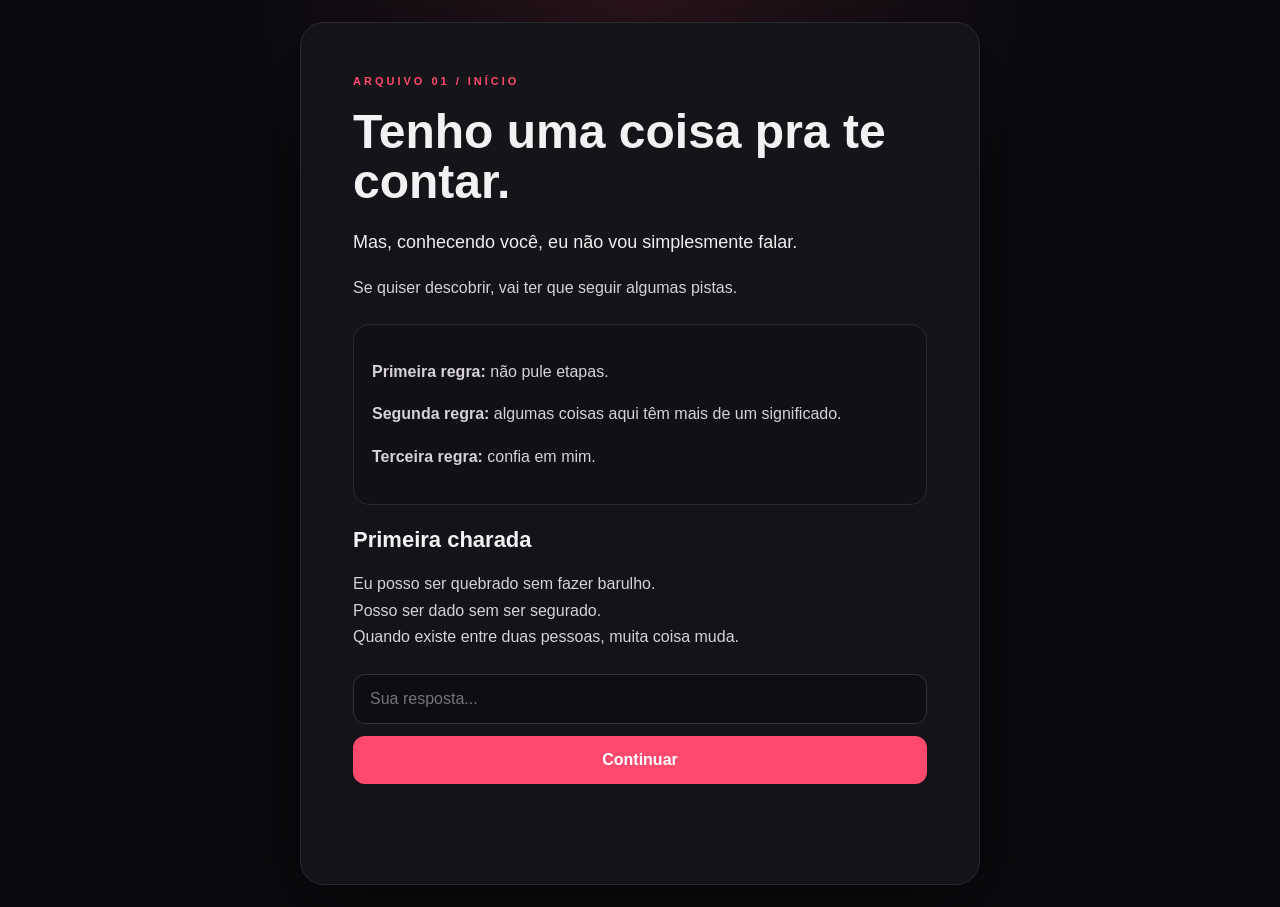
<file: index.html>
<!DOCTYPE html>
<html lang="pt-BR">
<head>
<meta charset="UTF-8">
<meta name="viewport" content="width=device-width, initial-scale=1.0">
<title>Uma coisa que eu nunca te contei</title>
<link rel="stylesheet" href="style.css">
</head>
<body>
<main class="card">
  <div class="eyebrow">ARQUIVO 01 / INÍCIO</div>
  <h1>Tenho uma coisa pra te contar.</h1>
  <p class="lead">Mas, conhecendo você, eu não vou simplesmente falar.</p>
  <p>Se quiser descobrir, vai ter que seguir algumas pistas.</p>

  <div class="box">
    <p><strong>Primeira regra:</strong> não pule etapas.</p>
    <p><strong>Segunda regra:</strong> algumas coisas aqui têm mais de um significado.</p>
    <p><strong>Terceira regra:</strong> confia em mim.</p>
  </div>

  <h2>Primeira charada</h2>
  <p>Eu posso ser quebrado sem fazer barulho.<br>
  Posso ser dado sem ser segurado.<br>
  Quando existe entre duas pessoas, muita coisa muda.</p>

  <input id="answer" placeholder="Sua resposta..." autocomplete="off">
  <button onclick="check()">Continuar</button>
  <p id="msg" class="msg"></p>
</main>
<script>
function check(){
  const a=document.getElementById('answer').value.trim().toLowerCase();
  const ok=['segredo','um segredo'];
  if(ok.includes(a)){
    location.href='02.html';
  }else{
    document.getElementById('msg').textContent='Não é essa. Pensa no que pode ser quebrado e também pode existir entre duas pessoas.';
  }
}
</script>
</body>
</html>
</file>
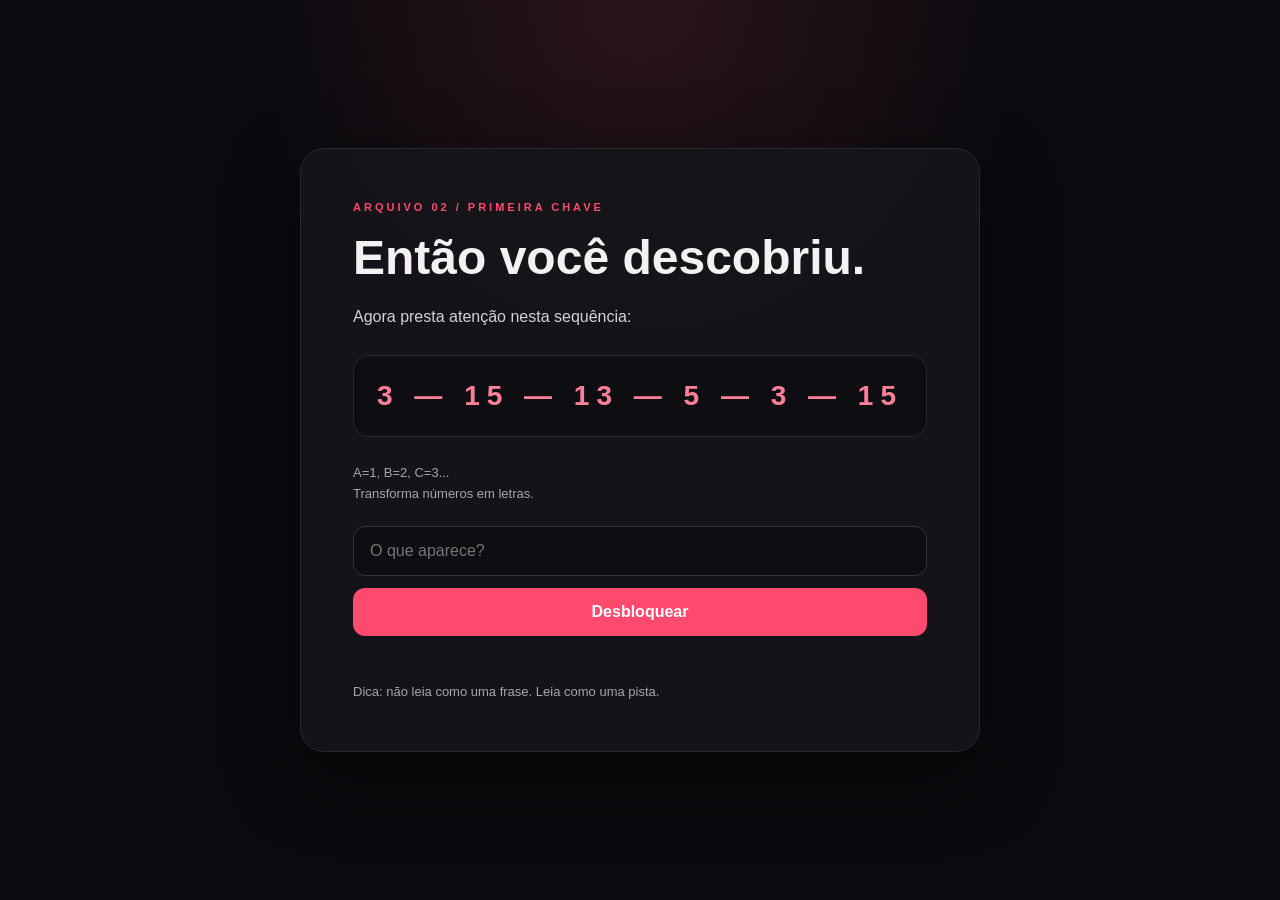
<file: 02.html>
<!DOCTYPE html>
<html lang="pt-BR">
<head>
<meta charset="UTF-8">
<meta name="viewport" content="width=device-width, initial-scale=1.0">
<title>Arquivo 02</title>
<link rel="stylesheet" href="style.css">
</head>
<body>
<main class="card">
<div class="eyebrow">ARQUIVO 02 / PRIMEIRA CHAVE</div>
<h1>Então você descobriu.</h1>
<p>Agora presta atenção nesta sequência:</p>

<div class="code">3 — 15 — 13 — 5 — 3 — 15</div>

<p class="hint">A=1, B=2, C=3...<br>
Transforma números em letras.</p>

<input id="answer" placeholder="O que aparece?" autocomplete="off">
<button onclick="check()">Desbloquear</button>
<p id="msg" class="msg"></p>

<div class="tiny">Dica: não leia como uma frase. Leia como uma pista.</div>
</main>
<script>
function check(){
  const a=document.getElementById('answer').value.trim().toLowerCase().replace(/\s/g,'');
  if(a==='começo'||a==='comeco'){
    location.href='03.html';
  }else{
    document.getElementById('msg').textContent='Ainda não. 3=C, 15=O...';
  }
}
</script>
</body>
</html>
</file>
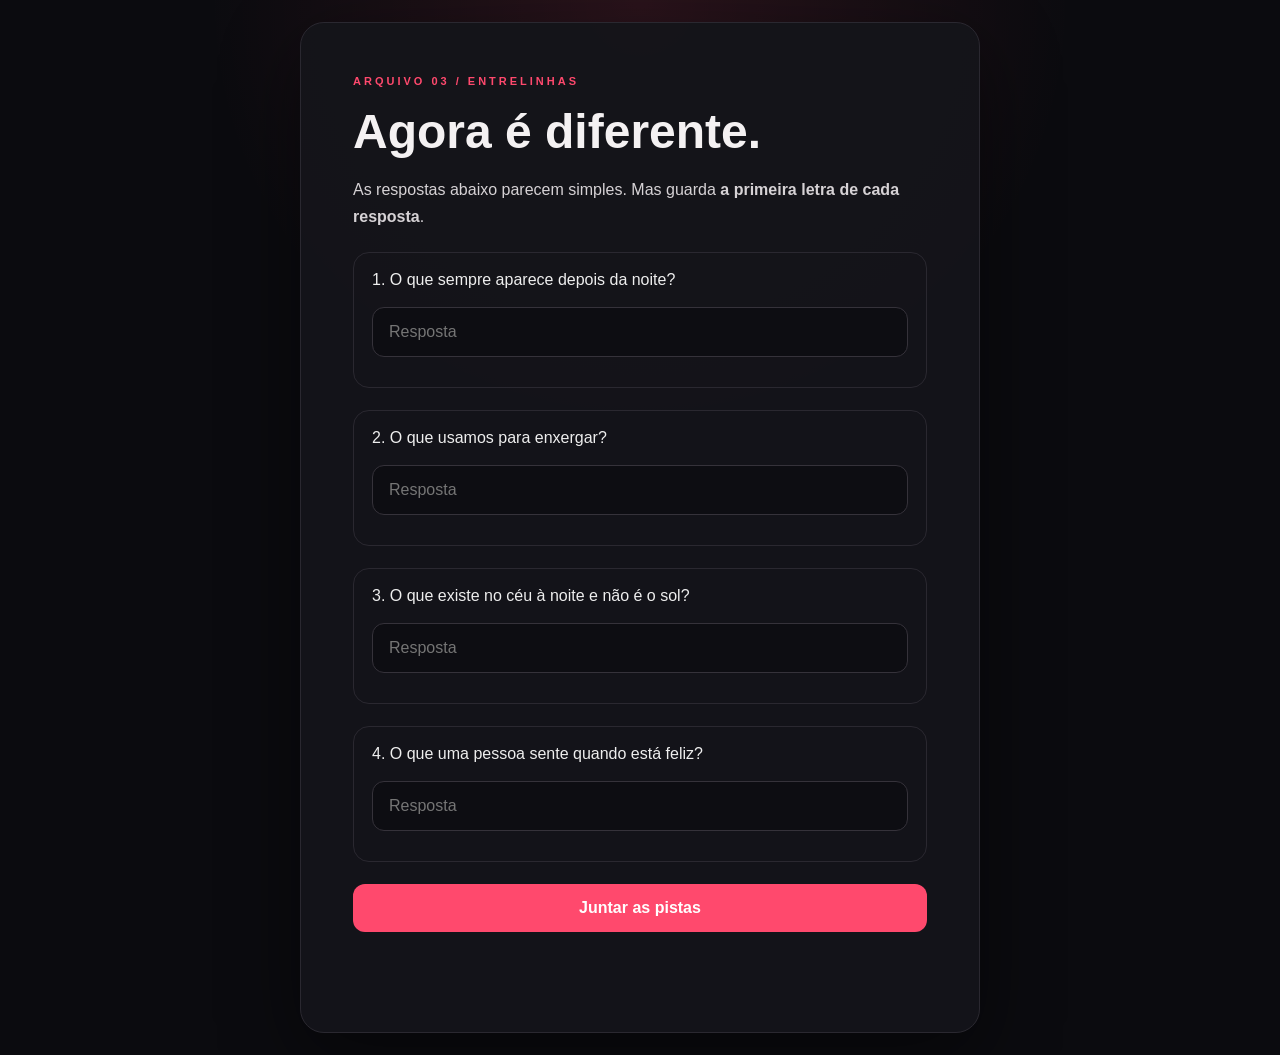
<file: 03.html>
<!DOCTYPE html>
<html lang="pt-BR">
<head>
<meta charset="UTF-8">
<meta name="viewport" content="width=device-width, initial-scale=1.0">
<title>Arquivo 03</title>
<link rel="stylesheet" href="style.css">
</head>
<body>
<main class="card">
<div class="eyebrow">ARQUIVO 03 / ENTRELINHAS</div>
<h1>Agora é diferente.</h1>
<p>As respostas abaixo parecem simples. Mas guarda <strong>a primeira letra de cada resposta</strong>.</p>

<div class="question">
  <label>1. O que sempre aparece depois da noite?</label>
  <input id="q1" placeholder="Resposta">
</div>
<div class="question">
  <label>2. O que usamos para enxergar?</label>
  <input id="q2" placeholder="Resposta">
</div>
<div class="question">
  <label>3. O que existe no céu à noite e não é o sol?</label>
  <input id="q3" placeholder="Resposta">
</div>
<div class="question">
  <label>4. O que uma pessoa sente quando está feliz?</label>
  <input id="q4" placeholder="Resposta">
</div>

<button onclick="check()">Juntar as pistas</button>
<p id="msg" class="msg"></p>
</main>
<script>
function norm(x){return x.trim().toLowerCase();}
function check(){
  const a=norm(document.getElementById('q1').value);
  const b=norm(document.getElementById('q2').value);
  const c=norm(document.getElementById('q3').value);
  const d=norm(document.getElementById('q4').value);
  const goodA=['dia','amanhecer','manhã','manha'];
  const goodB=['olhos','óculos','oculos'];
  const goodC=['lua','estrela','estrelas'];
  const goodD=['alegria','amor','felicidade','feliz'];
  if(goodA.includes(a)&&goodB.includes(b)&&goodC.includes(c)&&goodD.includes(d)){
    location.href='04.html';
  }else{
    document.getElementById('msg').textContent='Alguma resposta não encaixou. As respostas podem variar, mas pense no sentido das perguntas.';
  }
}
</script>
</body>
</html>
</file>
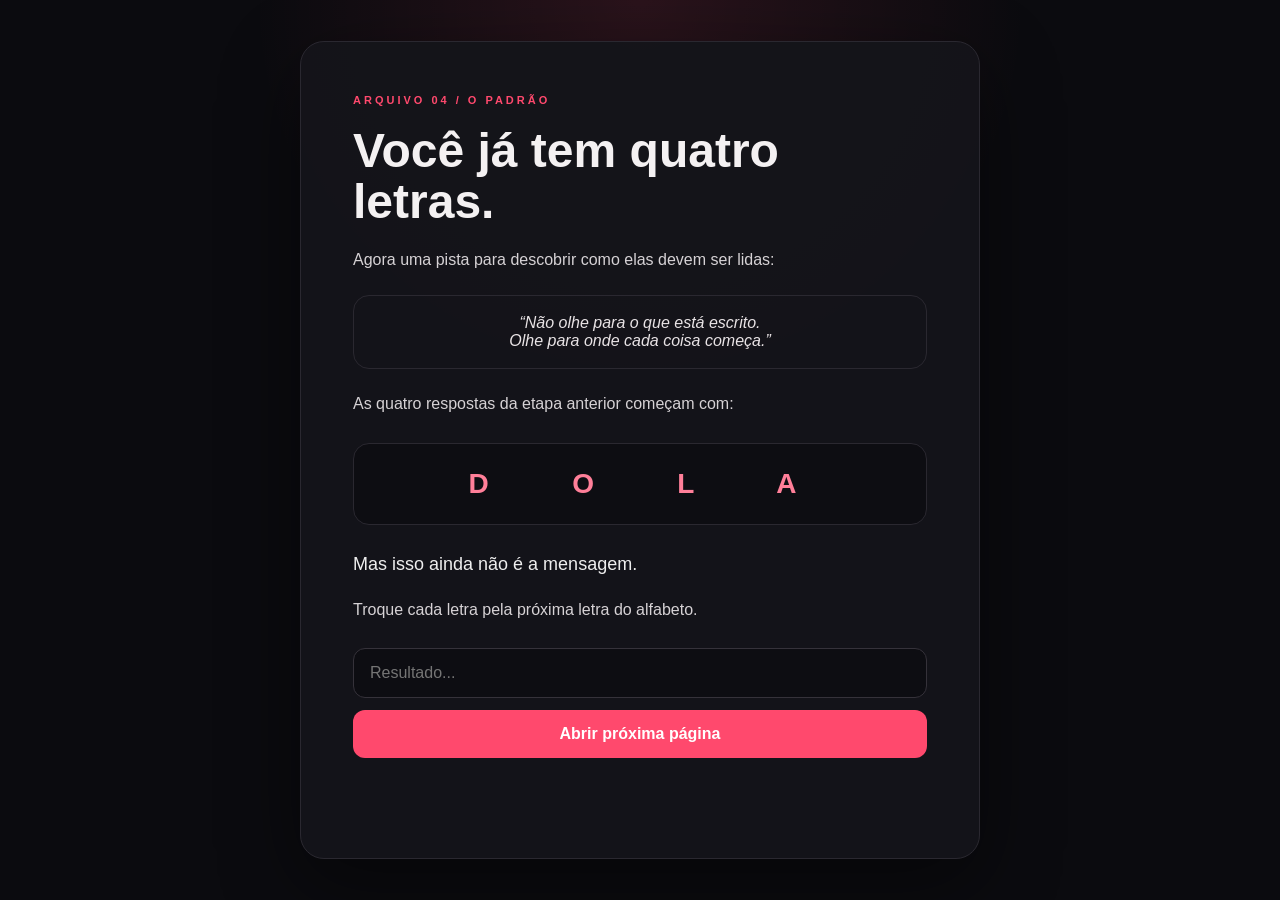
<file: 04.html>
<!DOCTYPE html>
<html lang="pt-BR">
<head>
<meta charset="UTF-8">
<meta name="viewport" content="width=device-width, initial-scale=1.0">
<title>Arquivo 04</title>
<link rel="stylesheet" href="style.css">
</head>
<body>
<main class="card">
<div class="eyebrow">ARQUIVO 04 / O PADRÃO</div>
<h1>Você já tem quatro letras.</h1>
<p>Agora uma pista para descobrir como elas devem ser lidas:</p>

<div class="riddle">
“Não olhe para o que está escrito.<br>
Olhe para onde cada coisa começa.”
</div>

<p>As quatro respostas da etapa anterior começam com:</p>

<div class="letters">D &nbsp; O &nbsp; L &nbsp; A</div>

<p class="lead">Mas isso ainda não é a mensagem.</p>
<p>Troque cada letra pela próxima letra do alfabeto.</p>

<input id="answer" placeholder="Resultado..." autocomplete="off">
<button onclick="check()">Abrir próxima página</button>
<p id="msg" class="msg"></p>
</main>
<script>
function check(){
  const a=document.getElementById('answer').value.trim().toLowerCase().replace(/\s/g,'');
  if(a==='epmb'){
    location.href='05.html';
  }else{
    document.getElementById('msg').textContent='D vira E. O vira P. L vira M. A vira B.';
  }
}
</script>
</body>
</html>
</file>
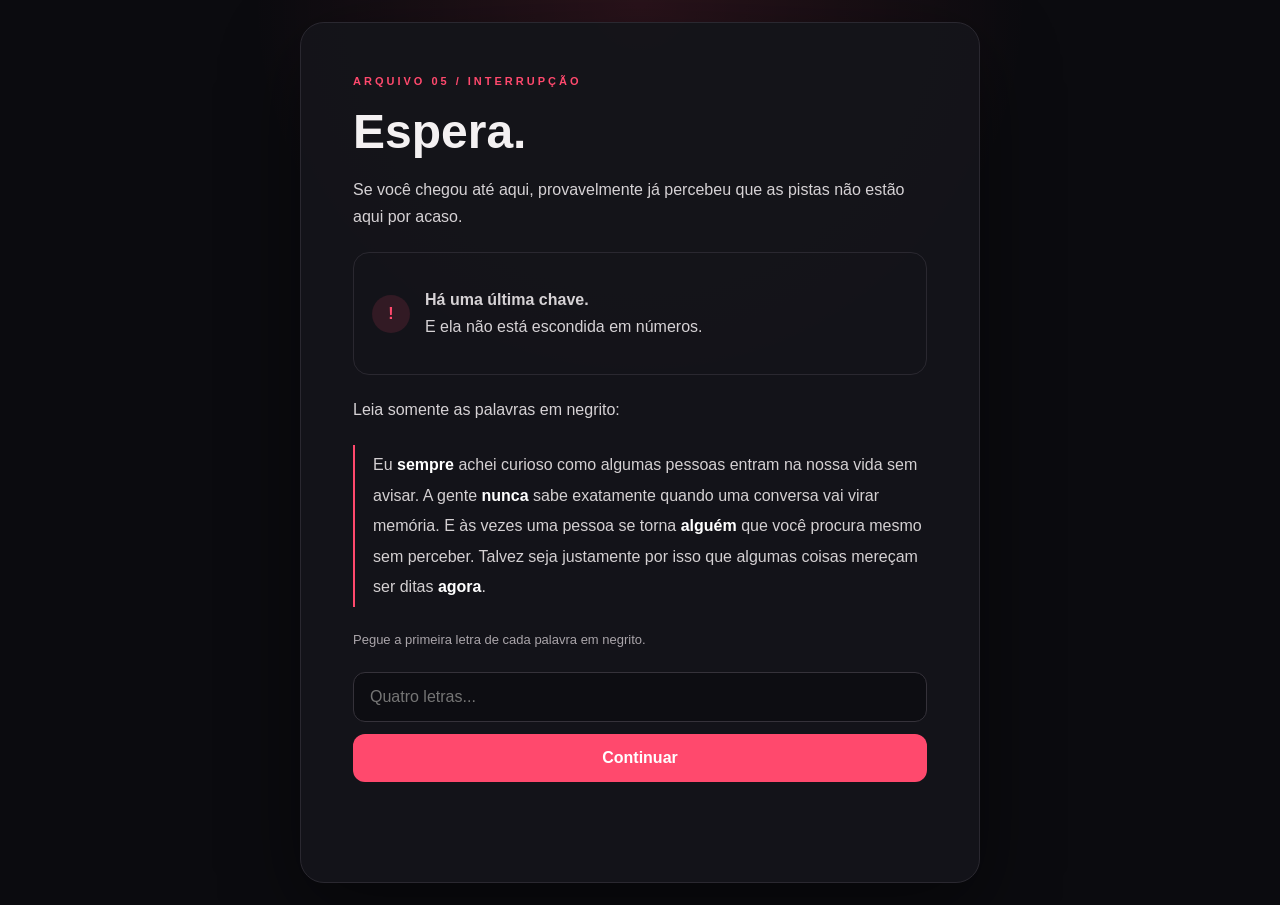
<file: 05.html>
<!DOCTYPE html>
<html lang="pt-BR">
<head>
<meta charset="UTF-8">
<meta name="viewport" content="width=device-width, initial-scale=1.0">
<title>Arquivo 05</title>
<link rel="stylesheet" href="style.css">
</head>
<body>
<main class="card">
<div class="eyebrow">ARQUIVO 05 / INTERRUPÇÃO</div>
<h1>Espera.</h1>
<p>Se você chegou até aqui, provavelmente já percebeu que as pistas não estão aqui por acaso.</p>

<div class="warning">
  <span>!</span>
  <p><strong>Há uma última chave.</strong><br>
  E ela não está escondida em números.</p>
</div>

<p>Leia somente as palavras em negrito:</p>

<div class="text">
  Eu <strong>sempre</strong> achei curioso como algumas pessoas entram na nossa vida
  sem avisar. A gente <strong>nunca</strong> sabe exatamente quando uma conversa
  vai virar memória. E às vezes uma pessoa se torna <strong>alguém</strong>
  que você procura mesmo sem perceber. Talvez seja justamente por isso que
  algumas coisas mereçam ser ditas <strong>agora</strong>.
</div>

<p class="hint">Pegue a primeira letra de cada palavra em negrito.</p>

<input id="answer" placeholder="Quatro letras..." autocomplete="off">
<button onclick="check()">Continuar</button>
<p id="msg" class="msg"></p>
</main>
<script>
function check(){
  const a=document.getElementById('answer').value.trim().toLowerCase();
  if(a==='snaa'){
    location.href='06.html';
  }else{
    document.getElementById('msg').textContent='As quatro palavras destacadas começam com S, N, A, A.';
  }
}
</script>
</body>
</html>
</file>
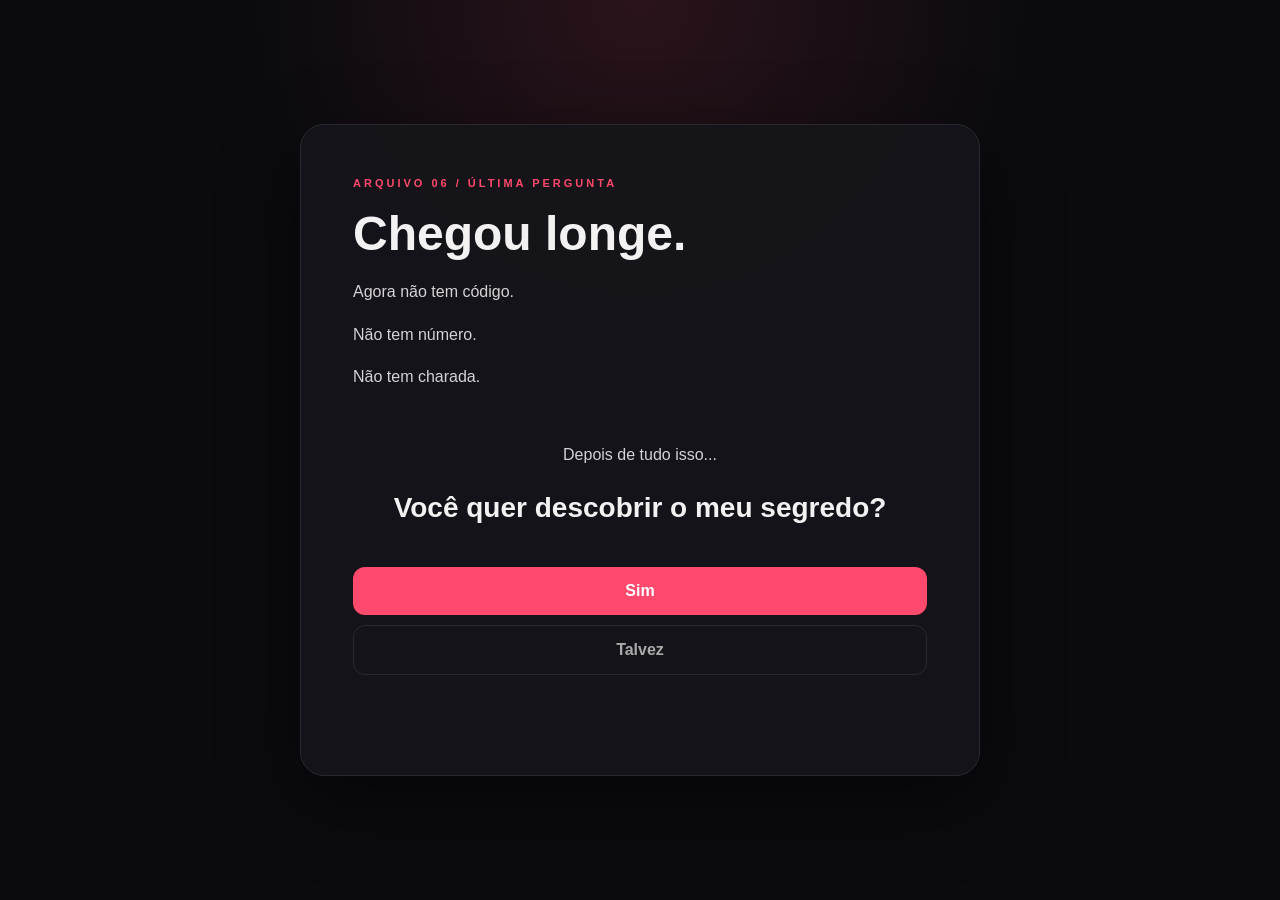
<file: 06.html>
<!DOCTYPE html>
<html lang="pt-BR">
<head>
<meta charset="UTF-8">
<meta name="viewport" content="width=device-width, initial-scale=1.0">
<title>Arquivo 06</title>
<link rel="stylesheet" href="style.css">
</head>
<body>
<main class="card">
<div class="eyebrow">ARQUIVO 06 / ÚLTIMA PERGUNTA</div>
<h1>Chegou longe.</h1>
<p>Agora não tem código.</p>
<p>Não tem número.</p>
<p>Não tem charada.</p>

<div class="big-question">
  <p>Depois de tudo isso...</p>
  <h2>Você quer descobrir o meu segredo?</h2>
</div>

<div class="buttons">
  <button onclick="yes()">Sim</button>
  <button class="ghost" onclick="maybe()">Talvez</button>
</div>

<p id="msg" class="msg"></p>
</main>
<script>
function yes(){
  location.href='07.html';
}
function maybe(){
  document.getElementById('msg').textContent='Você já chegou até aqui. Agora vai até o fim.';
}
</script>
</body>
</html>
</file>
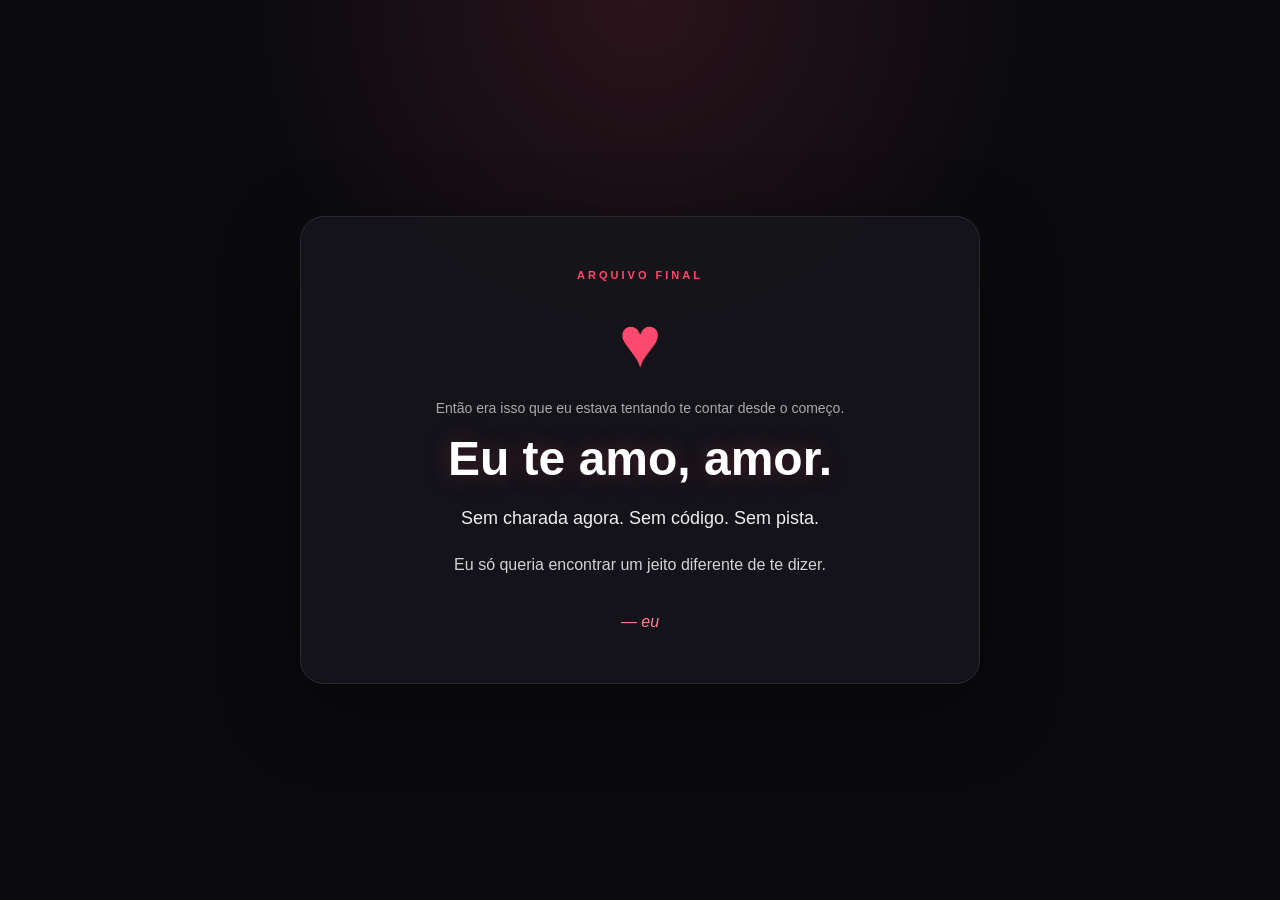
<file: 07.html>
<!DOCTYPE html>
<html lang="pt-BR">
<head>
<meta charset="UTF-8">
<meta name="viewport" content="width=device-width, initial-scale=1.0">
<title>O segredo</title>
<link rel="stylesheet" href="style.css">
</head>
<body class="final">
<main class="card final-card">
<div class="eyebrow">ARQUIVO FINAL</div>
<div class="heart">♥</div>
<p class="small">Então era isso que eu estava tentando te contar desde o começo.</p>
<h1>Eu te amo, amor.</h1>
<p class="lead">Sem charada agora. Sem código. Sem pista.</p>
<p>Eu só queria encontrar um jeito diferente de te dizer.</p>
<div class="signature">— eu</div>
</main>
</body>
</html>
</file>
<file: style.css>
*{box-sizing:border-box}
:root{
  --bg:#0b0b0f;
  --card:#14141a;
  --text:#f4f1f2;
  --muted:#aaa5aa;
  --accent:#ff496d;
  --accent2:#ff7f99;
  --line:#2a2830;
}
body{
  margin:0;
  min-height:100vh;
  background:
    radial-gradient(circle at 50% 0%,rgba(255,73,109,.13),transparent 35%),
    var(--bg);
  color:var(--text);
  font-family:Arial,Helvetica,sans-serif;
  display:flex;
  justify-content:center;
  align-items:center;
  padding:22px;
}
.card{
  width:min(680px,100%);
  background:rgba(20,20,26,.96);
  border:1px solid var(--line);
  border-radius:24px;
  padding:clamp(25px,6vw,52px);
  box-shadow:0 25px 80px rgba(0,0,0,.45);
}
.eyebrow{
  color:var(--accent);
  font-size:11px;
  letter-spacing:3px;
  font-weight:700;
  margin-bottom:20px;
}
h1{
  font-size:clamp(30px,7vw,48px);
  line-height:1.05;
  margin:0 0 20px;
}
h2{font-size:22px}
p{line-height:1.65;color:#d6d2d5}
.lead{font-size:18px;color:#eee}
.box,.riddle,.warning,.question{
  border:1px solid var(--line);
  border-radius:16px;
  padding:18px;
  margin:22px 0;
}
.box{background:#101015}
.riddle{
  text-align:center;
  font-style:italic;
  color:#e8e3e5;
}
.warning{
  display:flex;
  gap:15px;
  align-items:center;
}
.warning span{
  width:38px;height:38px;border-radius:50%;
  display:grid;place-items:center;
  background:rgba(255,73,109,.13);
  color:var(--accent);
  font-weight:bold;
}
.code,.letters{
  text-align:center;
  font-size:28px;
  letter-spacing:7px;
  padding:24px 10px;
  border-radius:16px;
  background:#0d0d12;
  border:1px solid var(--line);
  color:var(--accent2);
  font-weight:700;
  margin:25px 0;
}
.letters{letter-spacing:15px}
.hint,.tiny{font-size:13px;color:var(--muted)}
.question label{
  display:block;
  margin-bottom:10px;
  color:#eee;
}
.text{
  border-left:2px solid var(--accent);
  padding:5px 0 5px 18px;
  margin:22px 0;
  line-height:1.9;
  color:#d4d0d2;
}
.text strong{color:#fff}
input{
  width:100%;
  padding:15px 16px;
  border-radius:12px;
  border:1px solid #35323a;
  background:#0d0d12;
  color:white;
  outline:none;
  font-size:16px;
  margin:8px 0 12px;
}
input:focus{border-color:var(--accent)}
button{
  width:100%;
  border:0;
  border-radius:12px;
  padding:15px;
  background:var(--accent);
  color:white;
  font-weight:700;
  font-size:16px;
  cursor:pointer;
  transition:.2s;
}
button:hover{transform:translateY(-1px);filter:brightness(1.06)}
button.ghost{
  background:transparent;
  border:1px solid var(--line);
  color:#aaa;
  margin-top:10px;
}
.msg{
  min-height:22px;
  color:#ff8ca4;
  font-size:14px;
  margin-top:12px;
}
.big-question{
  text-align:center;
  padding:20px 0;
}
.big-question h2{font-size:28px}
.heart{
  font-size:72px;
  color:var(--accent);
  text-align:center;
  animation:pulse 1.6s infinite;
}
.final-card{text-align:center}
.final-card h1{
  color:#fff;
  text-shadow:0 0 25px rgba(255,73,109,.25);
}
.signature{
  margin-top:35px;
  color:var(--accent2);
  font-style:italic;
}
.small{font-size:14px;color:#aaa}
@keyframes pulse{
  0%,100%{transform:scale(1)}
  50%{transform:scale(1.08)}
}
@media(max-width:480px){
  body{padding:12px}
  .card{border-radius:19px;padding:25px 20px}
  .code{font-size:22px;letter-spacing:4px}
}
</file>
